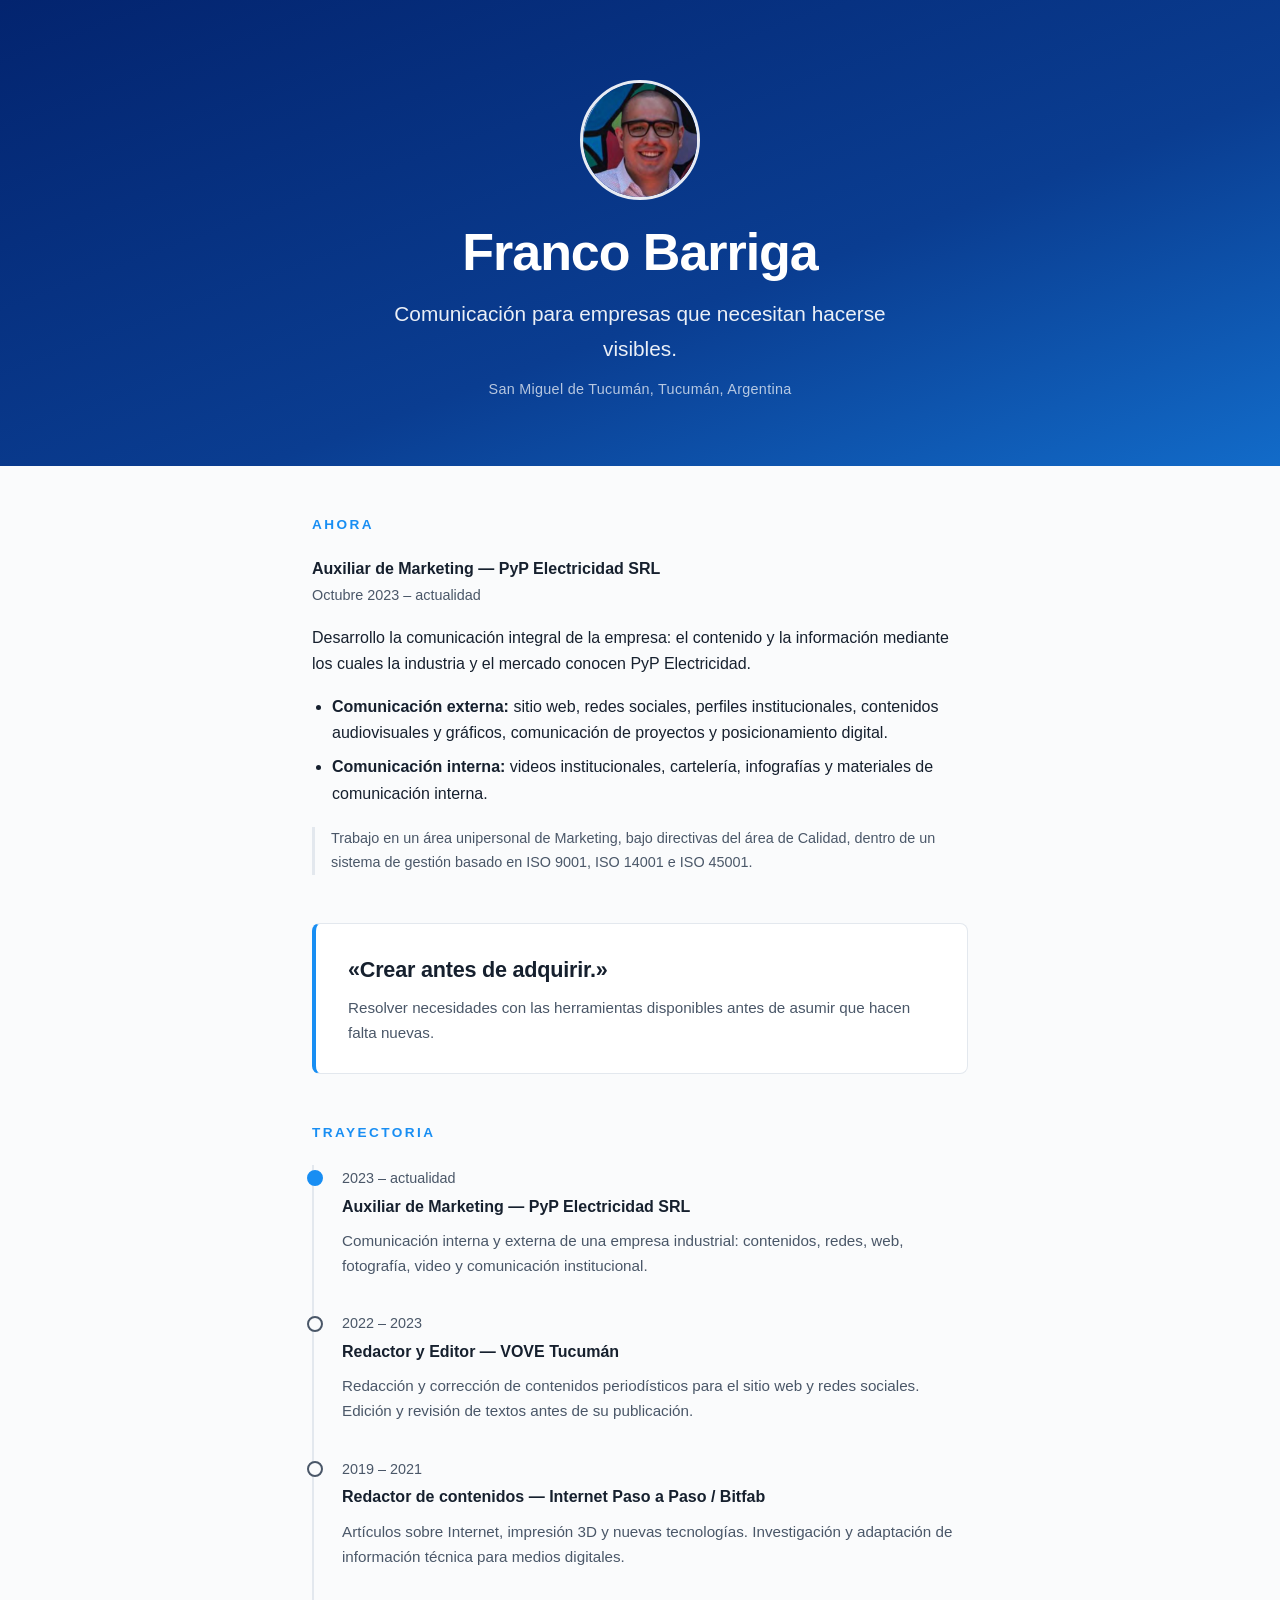
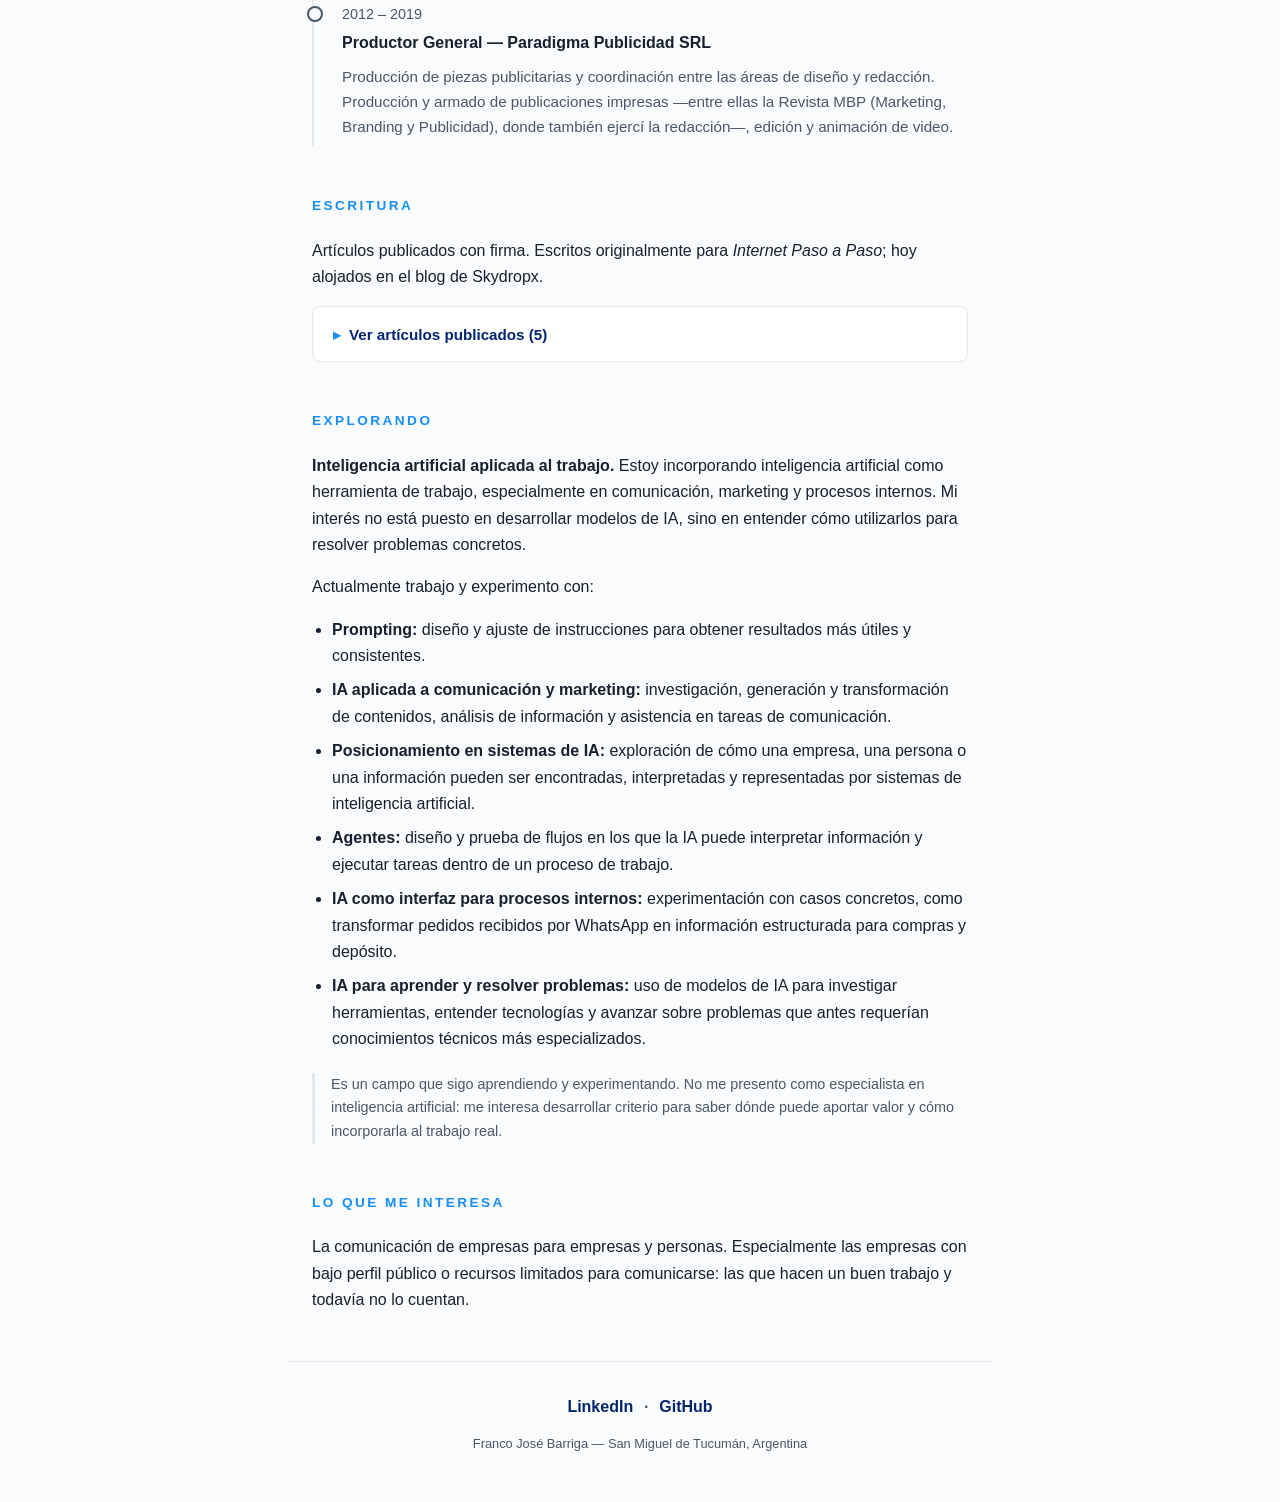
<file: index.html>
<!DOCTYPE html>
<html lang="es">
<head>
  <meta charset="UTF-8">
  <meta name="viewport" content="width=device-width, initial-scale=1.0">
  <title>Franco Barriga — Comunicación y marketing</title>
  <meta name="description" content="Franco Barriga. Comunicación para empresas que necesitan hacerse visibles. Comunicación integral en PyP Electricidad, San Miguel de Tucumán, Argentina. Trayectoria en publicidad, redacción, periodismo y contenidos sobre tecnología.">
  <link rel="canonical" href="https://francobarriga.github.io/">
  <meta name="robots" content="index, follow">

  <!-- Open Graph -->
  <meta property="og:type" content="profile">
  <meta property="og:title" content="Franco Barriga — Comunicación y marketing">
  <meta property="og:description" content="Comunicación para empresas que necesitan hacerse visibles. Comunicación integral en PyP Electricidad, Tucumán, Argentina.">
  <meta property="og:url" content="https://francobarriga.github.io/">
  <meta property="og:locale" content="es_AR">
  <meta property="og:image" content="https://francobarriga.github.io/avatar.png">
  <meta property="profile:first_name" content="Franco">
  <meta property="profile:last_name" content="Barriga">

  <meta name="twitter:card" content="summary">
  <meta name="twitter:title" content="Franco Barriga — Comunicación y marketing">
  <meta name="twitter:description" content="Comunicación para empresas que necesitan hacerse visibles. Tucumán, Argentina.">

  <link rel="icon" type="image/svg+xml" href="favicon.svg">
  <link rel="stylesheet" href="styles.css">

  <script type="application/ld+json">
  {
    "@context": "https://schema.org",
    "@graph": [
      {
        "@type": "WebSite",
        "@id": "https://francobarriga.github.io/#website",
        "url": "https://francobarriga.github.io/",
        "name": "Franco Barriga",
        "inLanguage": "es"
      },
      {
        "@type": "ProfilePage",
        "@id": "https://francobarriga.github.io/#profilepage",
        "url": "https://francobarriga.github.io/",
        "name": "Franco Barriga — Comunicación y marketing",
        "isPartOf": { "@id": "https://francobarriga.github.io/#website" },
        "inLanguage": "es",
        "mainEntity": { "@id": "https://francobarriga.github.io/#person" }
      },
      {
        "@type": "Person",
        "@id": "https://francobarriga.github.io/#person",
        "name": "Franco José Barriga",
        "alternateName": "Franco Barriga",
        "url": "https://francobarriga.github.io/",
        "jobTitle": "Auxiliar de Marketing",
        "description": "Comunicación y marketing. Comunicación integral en PyP Electricidad, San Miguel de Tucumán, Argentina.",
        "image": "https://francobarriga.github.io/avatar.png",
        "worksFor": {
          "@type": "Organization",
          "name": "PyP Electricidad SRL",
          "url": "https://www.pypelectricidad.com.ar",
          "sameAs": "https://www.linkedin.com/company/pypelectricidad"
        },
        "address": {
          "@type": "PostalAddress",
          "addressLocality": "San Miguel de Tucumán",
          "addressRegion": "Tucumán",
          "addressCountry": "AR"
        },
        "knowsAbout": [
          "comunicación empresarial",
          "comunicación B2B",
          "comunicación industrial",
          "creación de contenidos",
          "redacción",
          "marketing digital",
          "periodismo digital"
        ],
        "sameAs": [
          "https://www.linkedin.com/in/francobarriga/",
          "https://github.com/francobarriga"
        ]
      }
    ]
  }
  </script>
</head>
<body>

  <header class="hero">
    <img class="avatar" src="avatar.png" alt="Franco Barriga" width="120" height="120">
    <h1>Franco Barriga</h1>
    <p class="tagline">Comunicación para empresas que necesitan hacerse visibles.</p>
    <p class="location">San Miguel de Tucumán, Tucumán, Argentina</p>
  </header>

  <main>

    <section id="ahora">
      <h2>Ahora</h2>
      <p class="role"><strong>Auxiliar de Marketing — PyP Electricidad SRL</strong><br>
      <span class="period">Octubre 2023 – actualidad</span></p>
      <p>Desarrollo la comunicación integral de la empresa: el contenido y la información mediante los cuales la industria y el mercado conocen PyP Electricidad.</p>
      <ul>
        <li><strong>Comunicación externa:</strong> sitio web, redes sociales, perfiles institucionales, contenidos audiovisuales y gráficos, comunicación de proyectos y posicionamiento digital.</li>
        <li><strong>Comunicación interna:</strong> videos institucionales, cartelería, infografías y materiales de comunicación interna.</li>
      </ul>
      <p class="note">Trabajo en un área unipersonal de Marketing, bajo directivas del área de Calidad, dentro de un sistema de gestión basado en ISO 9001, ISO 14001 e ISO 45001.</p>
    </section>

    <section id="principio">
      <blockquote>
        <p>«Crear antes de adquirir.»</p>
        <cite>Resolver necesidades con las herramientas disponibles antes de asumir que hacen falta nuevas.</cite>
      </blockquote>
    </section>

    <section id="trayectoria">
      <h2>Trayectoria</h2>
      <ol class="timeline">
        <li class="current">
          <span class="period">2023 – actualidad</span>
          <strong>Auxiliar de Marketing — PyP Electricidad SRL</strong>
          <p>Comunicación interna y externa de una empresa industrial: contenidos, redes, web, fotografía, video y comunicación institucional.</p>
        </li>
        <li>
          <span class="period">2022 – 2023</span>
          <strong>Redactor y Editor — VOVE Tucumán</strong>
          <p>Redacción y corrección de contenidos periodísticos para el sitio web y redes sociales. Edición y revisión de textos antes de su publicación.</p>
        </li>
        <li>
          <span class="period">2019 – 2021</span>
          <strong>Redactor de contenidos — Internet Paso a Paso / Bitfab</strong>
          <p>Artículos sobre Internet, impresión 3D y nuevas tecnologías. Investigación y adaptación de información técnica para medios digitales.</p>
        </li>
        <li>
          <span class="period">2012 – 2019</span>
          <strong>Productor General — Paradigma Publicidad SRL</strong>
          <p>Producción de piezas publicitarias y coordinación entre las áreas de diseño y redacción. Producción y armado de publicaciones impresas —entre ellas la Revista MBP (Marketing, Branding y Publicidad), donde también ejercí la redacción—, edición y animación de video.</p>
        </li>
      </ol>
    </section>

    <section id="escritura">
      <h2>Escritura</h2>
      <p>Artículos publicados con firma. Escritos originalmente para <em>Internet Paso a Paso</em>; hoy alojados en el blog de Skydropx.</p>
      <details class="articles-toggle">
        <summary>Ver artículos publicados (5)</summary>
        <ul class="articles">
          <li><a href="https://blog.skydropx.com/facturacion-electronica/" rel="noopener">Facturación electrónica: qué es y cómo se hace</a></li>
          <li><a href="https://blog.skydropx.com/webhook/" rel="noopener">Webhook: qué es y para qué sirve en tu negocio</a></li>
          <li><a href="https://blog.skydropx.com/google-academico/" rel="noopener">Google Académico: qué es y cómo filtrar resultados</a></li>
          <li><a href="https://blog.skydropx.com/formato-de-acta-constitutiva-de-una-empresa/" rel="noopener">Formato de acta constitutiva de una empresa</a></li>
          <li><a href="https://blog.skydropx.com/como-darse-de-alta-con-un-agente-aduanal/" rel="noopener">Cómo darse de alta con un agente aduanal</a></li>
        </ul>
      </details>
    </section>

    <section id="explorando">
      <h2>Explorando</h2>
      <p><strong>Inteligencia artificial aplicada al trabajo.</strong> Estoy incorporando inteligencia artificial como herramienta de trabajo, especialmente en comunicación, marketing y procesos internos. Mi interés no está puesto en desarrollar modelos de IA, sino en entender cómo utilizarlos para resolver problemas concretos.</p>
      <p>Actualmente trabajo y experimento con:</p>
      <ul>
        <li><strong>Prompting:</strong> diseño y ajuste de instrucciones para obtener resultados más útiles y consistentes.</li>
        <li><strong>IA aplicada a comunicación y marketing:</strong> investigación, generación y transformación de contenidos, análisis de información y asistencia en tareas de comunicación.</li>
        <li><strong>Posicionamiento en sistemas de IA:</strong> exploración de cómo una empresa, una persona o una información pueden ser encontradas, interpretadas y representadas por sistemas de inteligencia artificial.</li>
        <li><strong>Agentes:</strong> diseño y prueba de flujos en los que la IA puede interpretar información y ejecutar tareas dentro de un proceso de trabajo.</li>
        <li><strong>IA como interfaz para procesos internos:</strong> experimentación con casos concretos, como transformar pedidos recibidos por WhatsApp en información estructurada para compras y depósito.</li>
        <li><strong>IA para aprender y resolver problemas:</strong> uso de modelos de IA para investigar herramientas, entender tecnologías y avanzar sobre problemas que antes requerían conocimientos técnicos más especializados.</li>
      </ul>
      <p class="note">Es un campo que sigo aprendiendo y experimentando. No me presento como especialista en inteligencia artificial: me interesa desarrollar criterio para saber dónde puede aportar valor y cómo incorporarla al trabajo real.</p>
    </section>

    <section id="intereses">
      <h2>Lo que me interesa</h2>
      <p>La comunicación de empresas para empresas y personas. Especialmente las empresas con bajo perfil público o recursos limitados para comunicarse: las que hacen un buen trabajo y todavía no lo cuentan.</p>
    </section>

  </main>

  <footer>
    <p class="profiles">
      <a href="https://www.linkedin.com/in/francobarriga/" rel="noopener me">LinkedIn</a>
      <span aria-hidden="true">·</span>
      <a href="https://github.com/francobarriga" rel="noopener me">GitHub</a>
    </p>
    <p class="small">Franco José Barriga — San Miguel de Tucumán, Argentina</p>
  </footer>

</body>
</html>
</file>
<file: styles.css>
:root {
  --ink: #16202e;
  --ink-soft: #4a5768;
  --accent: #188ef3;
  --accent-dark: #03246f;
  --bg: #fafbfc;
  --bg-card: #ffffff;
  --line: #e3e8ee;
  --max: 44rem;
}

* { box-sizing: border-box; margin: 0; padding: 0; }

html { scroll-behavior: smooth; }

body {
  font-family: -apple-system, BlinkMacSystemFont, "Segoe UI", Roboto, "Helvetica Neue", Arial, sans-serif;
  color: var(--ink);
  background: var(--bg);
  line-height: 1.65;
  -webkit-font-smoothing: antialiased;
}

/* ---------- Hero ---------- */

.hero {
  background: linear-gradient(160deg, var(--accent-dark) 0%, #0a3d91 60%, var(--accent) 130%);
  color: #fff;
  text-align: center;
  padding: 5rem 1.5rem 4rem;
}

.avatar {
  width: 7.5rem;
  height: 7.5rem;
  margin: 0 auto 1.5rem;
  border-radius: 50%;
  border: 3px solid rgba(255, 255, 255, 0.9);
  display: block;
  object-fit: cover;
}

.hero h1 {
  font-size: clamp(2.25rem, 6vw, 3.25rem);
  font-weight: 800;
  letter-spacing: -0.02em;
  line-height: 1.1;
}

.tagline {
  margin-top: 1rem;
  font-size: clamp(1.05rem, 2.5vw, 1.3rem);
  font-weight: 400;
  color: rgba(255, 255, 255, 0.92);
  max-width: 34rem;
  margin-inline: auto;
}

.location {
  margin-top: 0.75rem;
  font-size: 0.9rem;
  color: rgba(255, 255, 255, 0.7);
  letter-spacing: 0.02em;
}

/* ---------- Layout ---------- */

main {
  max-width: var(--max);
  margin: 0 auto;
  padding: 0 1.5rem;
}

section {
  padding: 3rem 0 0;
}

h2 {
  font-size: 0.85rem;
  text-transform: uppercase;
  letter-spacing: 0.18em;
  color: var(--accent);
  margin-bottom: 1.25rem;
}

p + p, ul { margin-top: 1rem; }

ul { padding-left: 1.25rem; }
li { margin-top: 0.5rem; }

.role .period, .period {
  color: var(--ink-soft);
  font-size: 0.9rem;
}

.note {
  margin-top: 1.25rem;
  font-size: 0.9rem;
  color: var(--ink-soft);
  border-left: 3px solid var(--line);
  padding-left: 1rem;
}

a { color: var(--accent-dark); }
a:hover { color: var(--accent); }

/* ---------- Principio ---------- */

blockquote {
  background: var(--bg-card);
  border: 1px solid var(--line);
  border-left: 4px solid var(--accent);
  border-radius: 0.5rem;
  padding: 1.75rem 2rem;
}

blockquote p {
  font-size: 1.35rem;
  font-weight: 700;
  letter-spacing: -0.01em;
}

blockquote cite {
  display: block;
  margin-top: 0.5rem;
  font-style: normal;
  font-size: 0.95rem;
  color: var(--ink-soft);
}

/* ---------- Timeline ---------- */

.timeline {
  list-style: none;
  padding-left: 0;
}

.timeline li {
  position: relative;
  padding: 0 0 2rem 1.75rem;
  border-left: 2px solid var(--line);
  margin-top: 0;
}

.timeline li::before {
  content: "";
  position: absolute;
  left: -7px;
  top: 0.35rem;
  width: 12px;
  height: 12px;
  border-radius: 50%;
  background: var(--bg);
  border: 2px solid var(--ink-soft);
}

.timeline li.current::before {
  border-color: var(--accent);
  background: var(--accent);
}

.timeline li:last-child { padding-bottom: 0.5rem; }

.timeline strong { display: block; margin-top: 0.15rem; }
.timeline p { margin-top: 0.5rem; color: var(--ink-soft); font-size: 0.95rem; }

/* ---------- Artículos ---------- */

.articles-toggle {
  margin-top: 1rem;
  background: var(--bg-card);
  border: 1px solid var(--line);
  border-radius: 0.5rem;
}

.articles-toggle summary {
  cursor: pointer;
  padding: 0.9rem 1.25rem;
  font-weight: 600;
  font-size: 0.95rem;
  color: var(--accent-dark);
  list-style: none;
  display: flex;
  align-items: center;
  gap: 0.5rem;
  user-select: none;
}

.articles-toggle summary::before {
  content: "▸";
  color: var(--accent);
  transition: transform 0.15s ease;
}

.articles-toggle[open] summary::before {
  transform: rotate(90deg);
}

.articles-toggle summary:hover { color: var(--accent); }

.articles-toggle .articles {
  padding: 0 1.25rem 0.5rem;
  margin-top: 0;
}

.articles {
  list-style: none;
  padding-left: 0;
}

.articles li {
  padding: 0.65rem 0;
  border-bottom: 1px solid var(--line);
}

.articles li::before {
  content: "→";
  color: var(--accent);
  margin-right: 0.6rem;
}

.articles a { text-decoration: none; }
.articles a:hover { text-decoration: underline; }

/* ---------- Footer ---------- */

footer {
  max-width: var(--max);
  margin: 3rem auto 0;
  padding: 2rem 1.5rem 3rem;
  border-top: 1px solid var(--line);
  text-align: center;
}

.profiles { font-weight: 600; }
.profiles a { text-decoration: none; margin: 0 0.4rem; }
.profiles a:hover { text-decoration: underline; }
.profiles span { color: var(--ink-soft); }

.small {
  margin-top: 0.75rem;
  font-size: 0.8rem;
  color: var(--ink-soft);
}

/* ---------- Responsive / print ---------- */

@media (max-width: 480px) {
  .hero { padding: 3.5rem 1.25rem 3rem; }
  blockquote { padding: 1.25rem 1.25rem; }
}
</file>
